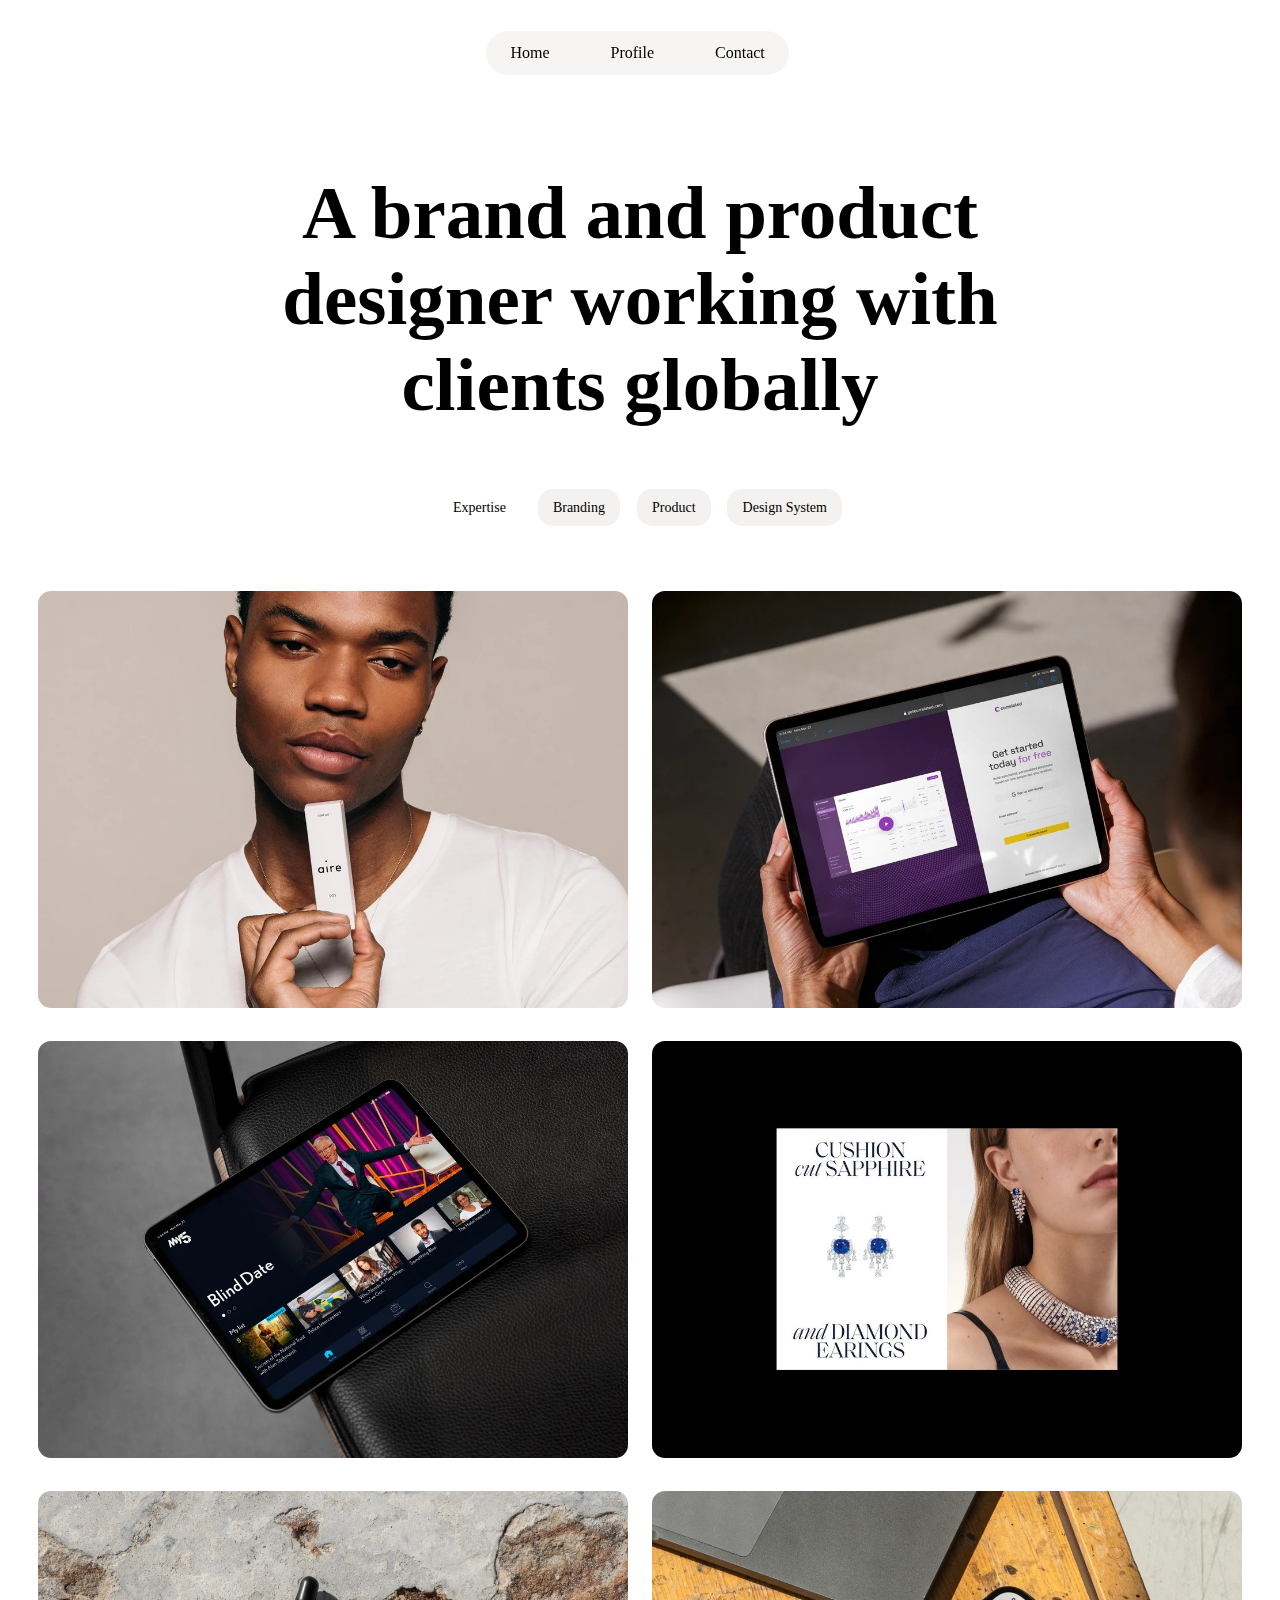
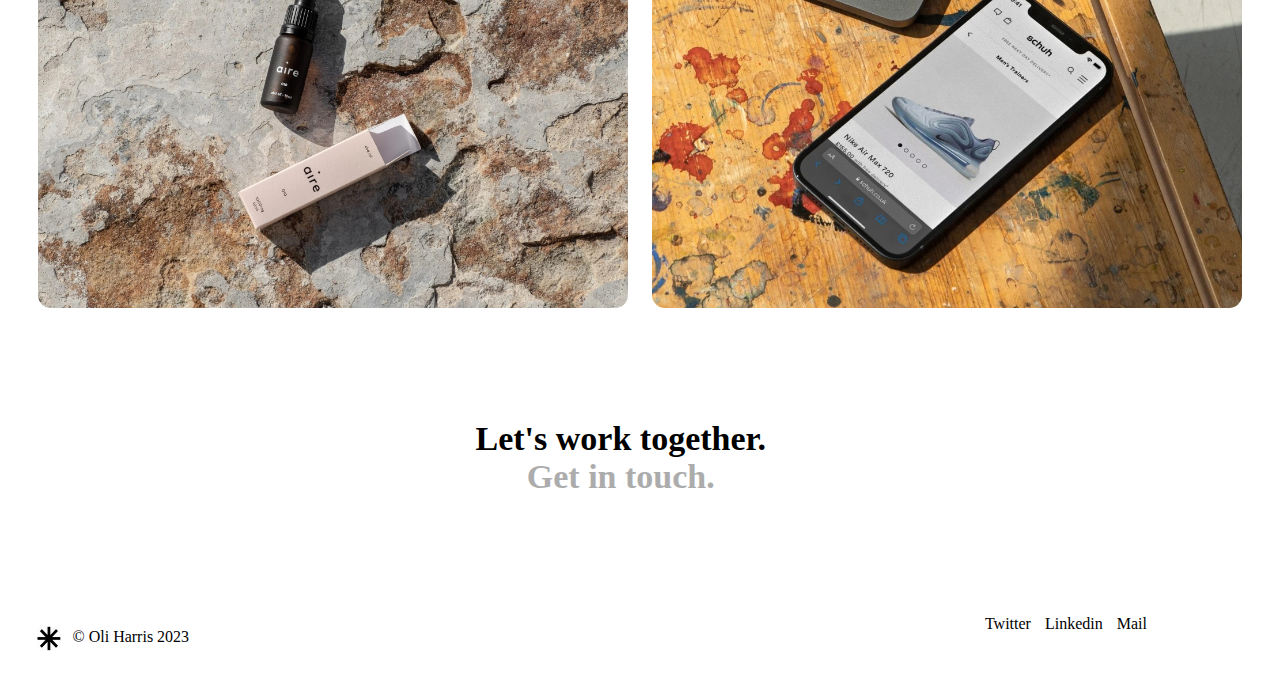
<file: index.html>
<!DOCTYPE html>
<html lang="en">
<head>
    <meta charset="UTF-8">
    <meta name="viewport" content="width=device-width, initial-scale=1.0">
    <title>Oh.studio</title>
    <link rel="shortcut icon" href="https://framerusercontent.com/modules/kW36gWIWBUOmrXYG4Eg0/MfgZUNAsj1y6okQndH9r/assets/vnj4xfujsIqj6glhDUe5Cv6U.jpg" type="image/x-icon">
    <link rel="stylesheet" href="style.css">
</head>
<body>
    <header>
        <nav>
            <a href="./404.html"><button class="home">Home</button></a>
            <a href="./404.html"><button class="Profile">Profile</button></a>
            <a href="./404.html"><button class="Contact">Contact</button></a>
        </nav>
        <div class="divider"></div>
        <div class="header-main-text">

           <h1>A brand and product<br > designer working with<br class="breakponitmobile"> clients <br class="breakponitTAb"> globally</h1>
         
           <a href="./404.html"><button id="expertise">Expertise</button></a>
           <a href="./404.html"><button>Branding </button></a>
           <a href="./404.html"><button>Product</button></a>
           <a href="./404.html"><button> Design System</button></a>
        </div>

        <div class="shop">
            <div class="shopIcon">
                <img src="./images/oh.studio Icon.jpg" alt="">
            </div>
            <span>Shop</span>
        </div>
    </header>
    <main>
        <div class="imgContainer">
            <div class="imgDivs"><img src="./images/img1 (4).jpg" alt=""><p class="nameTags">Aire</p></div>
            <div class="imgDivs"><img src="./images/img1 (3).jpg" alt=""><p class="nameTags">Correlated</p></div>
            <div class="imgDivs"><img src="./images/img1 (1).jpg" alt=""><p class="nameTags">Channel 5</p></div>
            <div class="imgDivs"><img src="./images/img1 (2).jpg" alt=""><p class="nameTags">Ronsld Abram</p></div>
            <div class="imgDivs"><img src="./images/img1 (5).jpg" alt=""><p class="nameTags">Propeller</p></div>
            <div class="imgDivs"><img src="./images/img1 (6).jpg" alt=""><p class="nameTags">Schuh</p></div>
        </div>
    </main>
    <footer>
        <h2>Let's work together.
            <br>
           <a href="./404.html" class="get"> Get in touch.</a>
        </h2>

        <div class="social-contact">
            <div class="social-logo">
                <img src="./images/footer-logo.jpg" alt="">
                <p>© Oli Harris 2023</p>
            </div>
            <div class="social-links">
                <a href="./404.html">Twitter</a>
                <a href="./404.html">Linkedin</a>
                <a href="./404.html">Mail</a>
            </div>
        </div>
    </footer>
</body>
</html>
</file>
<file: style.css>
*{
    padding: 0;
    margin: 0;
    font-family: "Nueue" !important;
}
@font-face {
    font-family: "Nueue";
    src: url("./assets/NeueMontreal-Regular.otf") format("otf") ;
}
header{
    text-align: center;
}
nav{
    width: 23%;
    left: 33%;
    position: fixed;
    margin: 2.4%  5% 5%  5%;
    border-radius: 30px;
    background-color: rgba(244,242, 240, 0.8);
    z-index: 9;
    backdrop-filter: blur(5px); /* Blur effect  */
    font-family: "Nueue";
    display: flex;
    justify-content: space-between;
    padding: 0px 4px;
}
.shop{
    color: white;
    background-color: black;
    position: fixed;
    border-radius: 30px;
    left: 46.8%;
    bottom: 1%;
    z-index: 99;
    padding: 0.7%  0.3% 1% 1.3%;
    display: flex;
    width: 5%;
    margin-bottom: 10px;
}
.shopIcon{
    width: 25%;
}
span{
    margin-top: 0%;
    margin-left: 5%;
}
.divider{
    height: 150px;
}
/* .home{
    background-color: white;
    border-radius: 20px;  
} */
nav button{
    padding: 10px 20px;
    margin: 3px 0px;
    border: transparent;
    background-color: transparent;
    font-size: 16px;
}
nav button:hover{
    background-color: white;
    border-radius: 20px;
}
.active, nav button:hover {
    background-color: white;
    border-radius: 20px;
  }
nav a{
    text-decoration: none;
    background-color: rgba(244 242 240 0.5);
}
.header-main-text{
    padding: 0% 20% 5% 20%;
}
.header-main-text h1{
    font-size: 75px;
    font-family: "Nueue";
}
img{
    width: 100%;
    display: block;
}
img{
    filter: blur(0); /* Initial state (no blur) */
    transition: filter 0.9s ease; /* Smooth transition */
}
.imgContainer img:hover {
    filter: blur(3px); /* Blur effect on hover */
}
.imgContainer{
    display: grid;
    grid-template-columns: repeat(2, 1fr);
    grid-template-rows: repeat(3,450px);
    padding: 0% 2%;
}
.imgDivs{
    margin: 3% 2%;
    padding-top: 3%;
}
.imgDivs img{
    border-radius: 13px;
}
.nameTags{
    display: none;
}
/*footer*/
footer{
    padding: 0% 5% 0% 2%;
}
footer img{
    width: 18%;
    margin: 4%;
    animation: rotating 3s linear infinite;
}
@keyframes rotating {
    from {
      transform: rotate(0deg);
    }
    to {
      transform: rotate(360deg);
    }
  }
  
  .rotating {
    animation: rotating 2s linear infinite;
  }
  
footer p{
    position: relative;
    top: 29%;
}
.social-contact{
    display: flex;
}
.social-links{
    position: relative;
    left: 65%;
}

.social-links a{
    margin: 5px;
    color: black;
}
.social-logo{
    display: flex;
}

footer h2{
    text-align: center;
    font-size:34px;
    margin-bottom: 10%;
}
footer a{
    text-decoration: none;
    
}
.get{
    color: #acacac;
}
footer{
    padding-top: 9%;
}


/*header-main-text button*/
.header-main-text button{
    padding: 1% 1.5%;
    margin:6%  0.6% 0.3% 0.6%;
    border-radius: 15px;
    border: transparent;
    background-color: #f4f2f0;
    font-size: 14px;
}
#expertise{
    background-color: transparent;
}
.header-main-text button a{
    text-decoration: none;
}
.breakponitTAb{
    display: none;
}

@media screen  and (max-width:480px){
    *{
        padding: 2%;
        margin: 0;
    }
    .breakponitTAb{
        display: none;
    }
    header{
        text-align: center;
    }
    .header-main-text{
        padding: 8% 3% 8% 3%;
    }
    .header-main-text h1{
        font-size: 35px;
        font-family: "Nueue";
        font-weight: 600;
        margin-bottom: 6%;
        padding: 2% 0% 0% 0%;
    }
    br{
        display: none;
    }
    .nameTags{
        display: block;
    }
    .divider{
        height:80px;
    }
    img{
        width: 100%;
        display: block;
    }
    .imgContainer{
        display:block;
        width: 100%;
        padding: 0px;
    }
    main{
        padding: 0px;
    }
    .shop{
        display: none;
    }
    .imgDivs{
        margin:0%;
    }
    .imgDivs img{
        border-radius: 13px;
    }
    /*footer*/
    footer{
        margin: 90px 0px;
        padding: 10px 10px;
    }
    footer img{
        width: 10%;
        margin: 2%;
        display: block;
        position: relative;
        left: 43%;
    }
    footer br{
        display: block;
    }
    footer p{
        position: relative;
        top: 29%;
        display: block;
    }
    .social-contact{
        display: block;
    }
    .social-links{
        position: relative;
        left: 15%;
    }
    
    .social-links a{
        margin: 2px;
        color: black;
    }
    .social-logo{
        display: block;
        text-align: center;
        margin-top: 15%;
    }
    
    footer h2{
        padding: 0px;
        font-size:31px;
        margin-bottom: 5% 10%;
    }
    footer a{
        text-decoration: none;
        
    }
    .get{
        color: #acacac;
    }
    footer{
        padding-top: 9%;
    }
    
    /*nav*/
    nav{
        width: 85%;
        position: fixed;
        left: 0%;
        background-color: rgba(244,242, 240, 0.8);
        margin: 1.4% 7% 5% 6%;
        border-radius: 30px;
        backdrop-filter: blur(5px); /* Blur effect  */
        z-index: 9;
        font-family: "Nueue";
        display: flex;
        justify-content: space-between;
        padding: 0px 4px;
    }
    nav button{
        padding: 10px 20px;
        margin: 3px 0px;
        border: transparent;
        background-color: transparent;
    }
    
    nav button:hover{
        background-color: white;
        border-radius: 20px;
    }
    nav a{
        text-decoration: none;
    
    }
    .active, nav button:hover {
        background-color: white;
        border-radius: 20px;
    } 
    .home{
        background-color: white;
        border-radius: 20px;  
    } 
    /*header-main-text button*/
    .header-main-text button{
        display: none;
    }
    #expertise{
        background-color: transparent;
    }
    .header-main-text  a{
        text-decoration: none;
    }
    
}
@media screen  and (min-width : 480px) and (max-width : 768px){
    *{
        padding: 0;
        margin: 0;
    }
    .breakponitTAb{
        display: none;
    }
    @font-face {
        font-family: "Nueue";
        src: url(./assets/NeueMontreal-Medium.otf);
    }
    header{
        text-align: center;
    }
    nav{
        width: 35%;
        left: 25%;
        position: fixed;
        margin: 2%  5% 5%  5%;
        border-radius: 30px;
        background-color: rgba(244,242, 240, 0.8);
        z-index: 9;
        backdrop-filter: blur(5px); /* Blur effect  */
        font-family: "Nueue";
        display: flex;
        justify-content: space-between;
        padding: 0px 4px;
    }
    .shop{
        color: white;
        background-color: black;
        position: fixed;
        border-radius: 30px;
        left: 46.8%;
        bottom: 1%;
        z-index: 99;
        padding: 0.7%  0.3% 1% 1.3%;
        display: none;
        width: 5%;
        margin-bottom: 10px;
    }
    .shopIcon{
        width: 25%;
    }
    span{
        margin-top: 0%;
        margin-left: 5%;
    }
    .divider{
        height: 150px;
    }
    nav button{
        padding: 10px 20px;
        margin: 3px 0px;
        border: transparent;
        background-color: transparent;
        font-size: 16px;
    }
    
    nav button:hover{
        background-color: white;
        border-radius: 20px;
    }
    .active, nav button:hover {
        background-color: white;
        border-radius: 15px;
      }
    nav a{
        text-decoration: none;
        background-color: rgba(244 242 240 0.5);
    }
    .active, nav button:hover {
        background-color: white;
        border-radius: 20px;
    }

    .header-main-text{
        padding: 0% 5% 5% 5%;
    }
    .header-main-text h1{
        font-size: 35px;
        font-family: "Nueue";
        font-weight: lighter;
    }
    br{
        display: none;
    }
    img{
        width: 100%;
        display: block;
    }
    img{
        filter: blur(0); /* Initial state (no blur) */
        transition: filter 0.9s ease; /* Smooth transition */
    }
    .imgContainer img:hover {
        filter: blur(0px); /* Blur effect on hover */
    }
    .imgContainer{
        display: block;
        grid-template-columns: repeat(2, 1fr);
        grid-template-rows: repeat(3,450px);
        padding: 0% 2%;
    }
    .imgDivs{
        margin: 3% 2%;
        padding-top: 3%;
    }
    .imgDivs img{
        border-radius: 13px;
    }
    .nameTags{
        display: block;
    }
    /*footer*/
    footer{
        padding: 0% 5% 15% 2%;
    }
    footer br{
        display: block;
    }
    footer img{
        width: 5%;
        margin: 2%;
        animation: rotating 3s linear infinite;
        position: relative;
        left: 45%;
    }
    @keyframes rotating {
        from {
          transform: rotate(0deg);
        }
        to {
          transform: rotate(360deg);
        }
      }
      
      .rotating {
        animation: rotating 2s linear infinite;
      }
      
    footer p{
        position: relative;
        top: 29%;
        margin-bottom: 2%;
    }
    .social-contact{
        display: block;
        text-align: center;
    }
    .social-links{
        position: relative;
        left: 0%;
    }
    
    .social-links a{
        margin: 5px;
        color: black;
    }
    .social-logo{
        display: block;
    }
    
    footer h2{
        text-align: center;
        font-size:30px;
        margin-bottom: 10%;
    }
    footer a{
        text-decoration: none;
        
    }
    .get{
        color: #acacac;
    }
    footer{
        padding-top: 9%;
    }
    
    
    /*header-main-text button*/
    .header-main-text button{
        padding: 1% 1.5%;
        margin:6%  0.6% 0.3% 0.6%;
        border-radius: 15px;
        border: transparent;
        background-color: #f4f2f0;
        font-size: 14px;
        display: none;
    }
    #expertise{
        background-color: transparent;
    }
    .header-main-text button a{
        text-decoration: none;
    }
}
@media screen  and (min-width : 769px) and (max-width : 1024px){
    header{
        text-align: center;
    }
    nav{
        width: 25%;
        left: 33%;
        position: fixed;
        margin: 2%  5% 5%  5%;
        border-radius: 30px;
        background-color: rgba(244,242, 240, 0.8);
        z-index: 9;
        backdrop-filter: blur(5px); /* Blur effect  */
        font-family: "Nueue";
    }
    .shop{
        color: white;
        background-color: black;
        position: fixed;
        border-radius: 30px;
        left: 46.8%;
        bottom: 1%;
        z-index: 99;
        padding: 0.7%  0.3% 1% 1.3%;
        display: flex;
        width: 5%;
        display: none;
        margin-bottom: 10px;
    }
    .shopIcon{
        width: 25%;
    }
    span{
        margin-top: 0%;
        margin-left: 5%;
    }
    .divider{
        height: 150px;
    }
    nav button{
        padding: 3% 3% 3% 3%;
        margin: 3%;
        border: transparent;
        background-color: transparent;
    }
    nav button:hover{
        background-color: white;
        border-radius: 15px;
    }
    .active, nav button:hover {
        background-color: white;
        border-radius: 15px;
      }
    nav a{
        text-decoration: none;
        background-color: rgba(244 242 240 0.5);
    }
    .header-main-text{
        padding: 0% 10% 5% 10%;
        margin-top: 80px;
    }
    .breakponitmobile{
        display: none;
    }
    .breakponitTAb{
        display: block;
    }
    .header-main-text h1{
        font-size: 55px;
        font-family: "Nueue";
    }
    img{
        width: 100%;
        display: block;
    }
    img{
        filter: blur(0); /* Initial state (no blur) */
        transition: filter 0.9s ease; /* Smooth transition */
    }
    .imgContainer img:hover {
        filter: blur(3px); /* Blur effect on hover */
    }
    .imgContainer{
        display: grid;
        grid-template-columns: repeat(2, 1fr);
        grid-template-rows: repeat(3,450px);
        padding: 0% 2%;
    }
    .imgDivs{
        margin: 3% 2%;
        padding-top: 3%;
    }
    .imgDivs img{
        border-radius: 13px;
    }
    .nameTags{
        display: none;
    }
    /*footer*/
    footer{
        padding: 0% 5% 0% 2%;
    }
    footer img{
        width: 18%;
        margin: 4%;
        animation: rotating 3s linear infinite;
    }
    @keyframes rotating {
        from {
          transform: rotate(0deg);
        }
        to {
          transform: rotate(360deg);
        }
      }
      
      .rotating {
        animation: rotating 2s linear infinite;
      }
      
    footer p{
        position: relative;
        top: 29%;
    }
    .social-contact{
        display: flex;
    }
    .social-links{
        position: relative;
        left: 65%;
    }
    
    .social-links a{
        margin: 5px;
        color: black;
    }
    .social-logo{
        display: flex;
    }
    
    footer h2{
        text-align: center;
        font-size:34px;
        margin-bottom: 10%;
    }
    footer a{
        text-decoration: none;
        
    }
    .get{
        color: #acacac;
    }
    footer{
        padding-top: 9%;
    }
    
    
    /*header-main-text button*/
    .header-main-text button{
        padding: 1% 1.5%;
        margin:6%  0.6% 0.3% 0.6%;
        border-radius: 15px;
        border: transparent;
        background-color: #f4f2f0;
        font-size: 14px;
    }
    #expertise{
        background-color: transparent;
    }
    .header-main-text button a{
        text-decoration: none;
    }
}
@media screen  and (min-width : 1024px) and (max-width : 1420px){
    .header-main-text{
        padding: 0% 10% 2% 10%;
        margin: 20px 0px 0px 0px;
        font-family: "Nueue";
    }

    .breakponitmobile{
        display: block;
    }
    .breakponitTAb{
        display: none;
    }
    .header-main-text h1{
        font-size: 75px;
        font-family: "Nueue";
    }
    .shop{
        display: none;
    }
    nav{
        font-family: "Nueue";
    }
}
</file>
